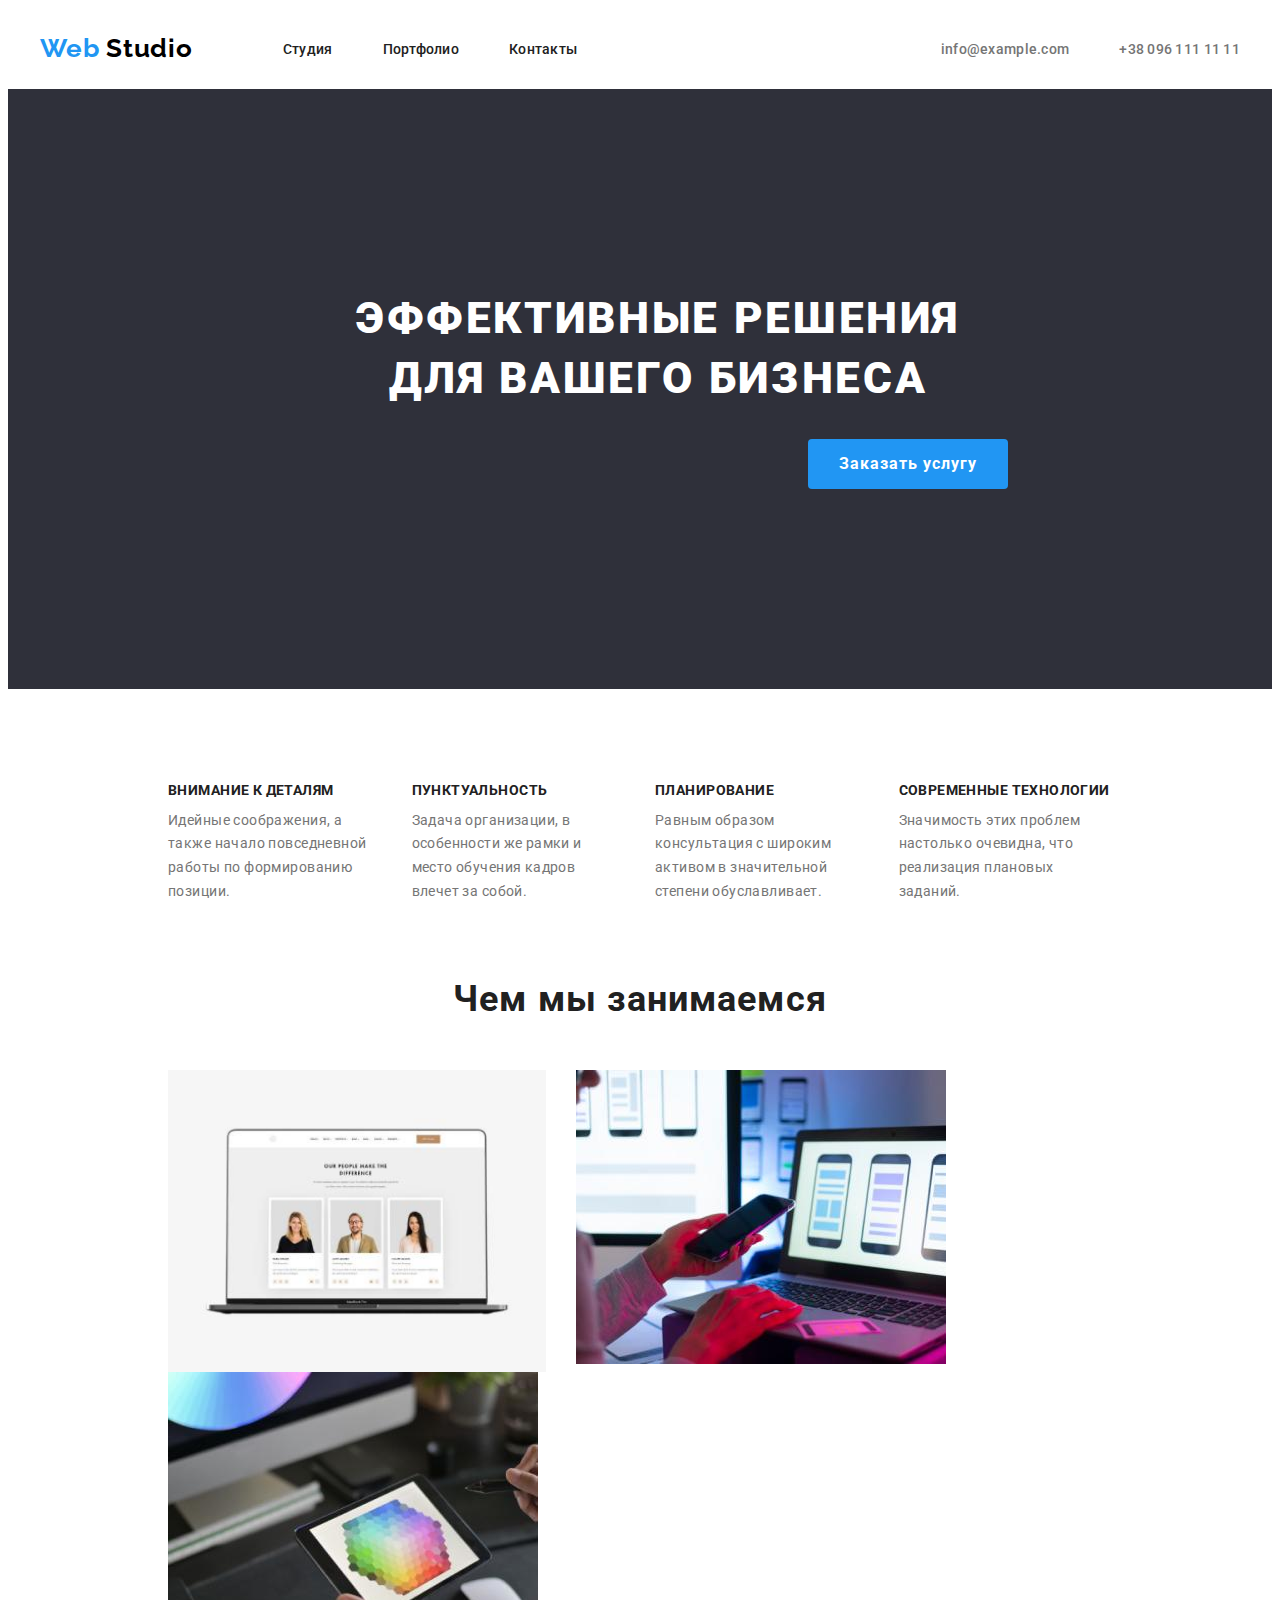
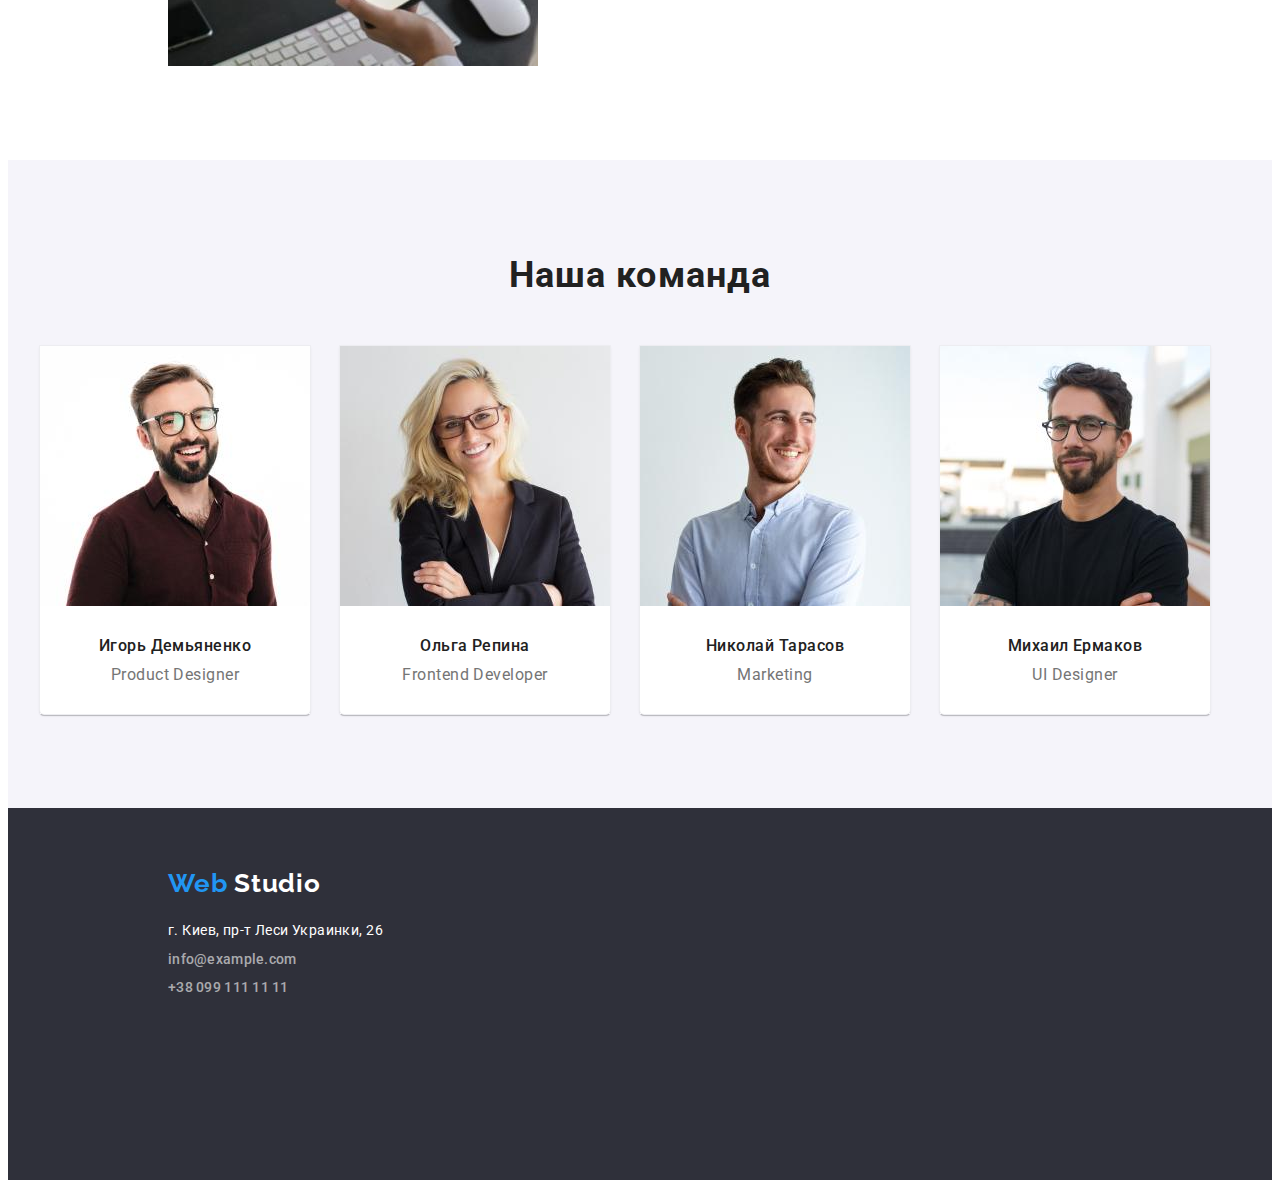
<file: index.html>
<!DOCTYPE html>
<html lang="ru">

<head>
    <meta charset="UTF-8">
    <meta http-equiv="X-UA-Compatible" content="IE=edge">
    <meta name="viewport" content="width=device-width, initial-scale=1.0">
    <title>Document</title>
    <link rel="preconnect" href="https://fonts.googleapis.com">
    <link rel="preconnect" href="https://fonts.gstatic.com" crossorigin>
    <link href="https://fonts.googleapis.com/css2?family=Raleway:wght@700&family=Roboto:wght@400;500;700;900&display=swap"
        rel="stylesheet">
    <link rel="stylesheet" href="https://cdnjs.cloudflare.com/ajax/libs/modern-normalize/1.1.0/modern-normalize.min.css"
        integrity="sha512-wpPYUAdjBVSE4KJnH1VR1HeZfpl1ub8YT/NKx4PuQ5NmX2tKuGu6U/JRp5y+Y8XG2tV+wKQpNHVUX03MfMFn9Q=="
        crossorigin="anonymous" referrerpolicy="no-referrer" />
    <link rel="stylesheet" href="./css/styles.css" />
</head>

<body>
   <header class="header section">
    <div class="container header-container">
    <nav class="header-navigation">
        <a href="" class="header-logo link">
            <span class="header-logo-first-word">Web</span>
            <span class="header-logo-second-word">Studio</span> </a>
            <ul class="list header-list">
                <li class="header-item"><a class="link header-link" href="./index.html">Студия</a></li>
                <li class="header-item"><a class="link header-link" href="./portfolio.html">Портфолио</a></li>
                <li class="header-item"><a class="link header-link" href="">Контакты</a></li>
            </ul>
    </nav>
    <div class="header-connect">
    <ul class="header-contacts list">
        <li><a class="header-mail link" href="mailto:info@example.com">info@example.com</a></li>
        <li><a class="header-tel link" href="tel:+380961111111">+38 096 111 11 11</a></li>
    </ul></div>
    </div>
   </header> 

   <main>
    <section class="hero">
        <div class="container h-title">
            <h1 class="hero-title">Эффективные решения для вашего бизнеса</h1>
            <button class="hero-btn" type="button">Заказать услугу</button>
        </div>
    </section>
    <section class="benefits section limit">
        <h2 class="visually-hidden">Преимущества</h2>
        <ul class="benefits-list list">
            <li class="benefits-item">
                <h3 class="benefits-title">Внимание к деталям</h3>
                <p class="benefits-text">Идейные соображения, а также начало повседневной работы по формированию позиции.</p>
            </li>
            <li class="benefits-item">
                <h3 class="benefits-title">Пунктуальность</h3>
                <p class="benefits-text">Задача организации, в особенности же рамки и место обучения кадров влечет за собой.</p>
            </li>
            <li class="benefits-item">
                <h3 class="benefits-title">Планирование</h3>
                <p class="benefits-text">Равным образом консультация с широким активом в значительной степени обуславливает.</p>
            </li>
            <li class="benefits-item">
                <h3 class="benefits-title">Современные технологии</h3>
                <p class="benefits-text">Значимость этих проблем настолько очевидна, что реализация плановых заданий.</p>
            </li>
        </ul>
    </section>
    <section class="our-work section">
        <h2 class="our-work-title">Чем мы занимаемся</h2>
        <ul class="our-work-list list">
            <li class="our-work-item">
                <img src="./images/hw2_1.jpg" alt="человек набирает на клавиатуре" width="378" height="302"/>
            </li>
            <li class="our-work-item">
                <img src="./images/2.jpg" alt="экраны смартфонов" width="370" height="294"/>
            </li>
            <li class="our-work-item">
                <img src="./images/3.jpg" alt="цветовая матрица" width="370" height="294"/>
            </li>
        </ul>
    </section>
    <section class="team section">
        <div class="container">
        <h2 class="team-title">Наша команда</h2>
        <ul class="team-list list">
            <li class="team-item">
                <img src="./images/nashkomanda1.jpg" alt="фото Игоря Демьяненко" width="270" height="260" />
                <div class="card-content">
                <h3 class="team-item-title">Игорь Демьяненко</h3>
                <p class="team-item-text" lang="en">Product Designer</p></div>
            </li>
            <li class="team-item">
                <img src="./images/nashkomanda2.jpg" alt="фото Ольги Репиной" width="270" height="260" />
                <div class="card-content">
                <h3 class="team-item-title">Ольга Репина</h3>
                <p class="team-item-text" lang="en">Frontend Developer</p></div>
            </li>
            <li class="team-item">
                <img src="./images/nashkomanda3.jpg" alt="фото Николая Тарасова" width="270" height="260" />
                <div class="card-content">
                <h3 class="team-item-title">Николай Тарасов</h3>
                <p class="team-item-text" lang="en">Marketing</p></div>
            </li>
            <li class="team-item">
                <img src="./images/nashkomanda4.jpg" alt="фото Михаила Ермакова" width="270" height="260" />
                <div class="card-content">
                <h3 class="team-item-title">Михаил Ермаков</h3>
                <p class="team-item-text" lang="en">UI Designer</p></div>
            </li>
        </ul>
        </div>
    </section>
   </main>

   <footer class="footer">
    <h2 class="visually-hidden">Контакты</h2>
    <a href="" class="footer-logo link">
    <span class="footer-logo-first-word">Web</span>
    <span class="footer-logo-second-word">Studio</span> </a>
    <address class="contacts-address">
        <ul class="footer-list list">
            <li>
                <a class="address-link link" href="https://goo.gl/maps/wAJw6rY4cvXXhtLZ8" target="_blank" rel="noopener noreferrer">г. Киев, пр-т Леси Украинки, 26</a>
            </li>
            <li>
                <a class="footer-mail link" href="mailto:info@example.com">info@example.com</a>
            </li>
            <li>
                <a class="footer-tel link" href="tel:+380991111111">+38 099 111 11 11</a>
            </li>
        </ul>
    </address>
   </footer>
</body>
</html>
</file>
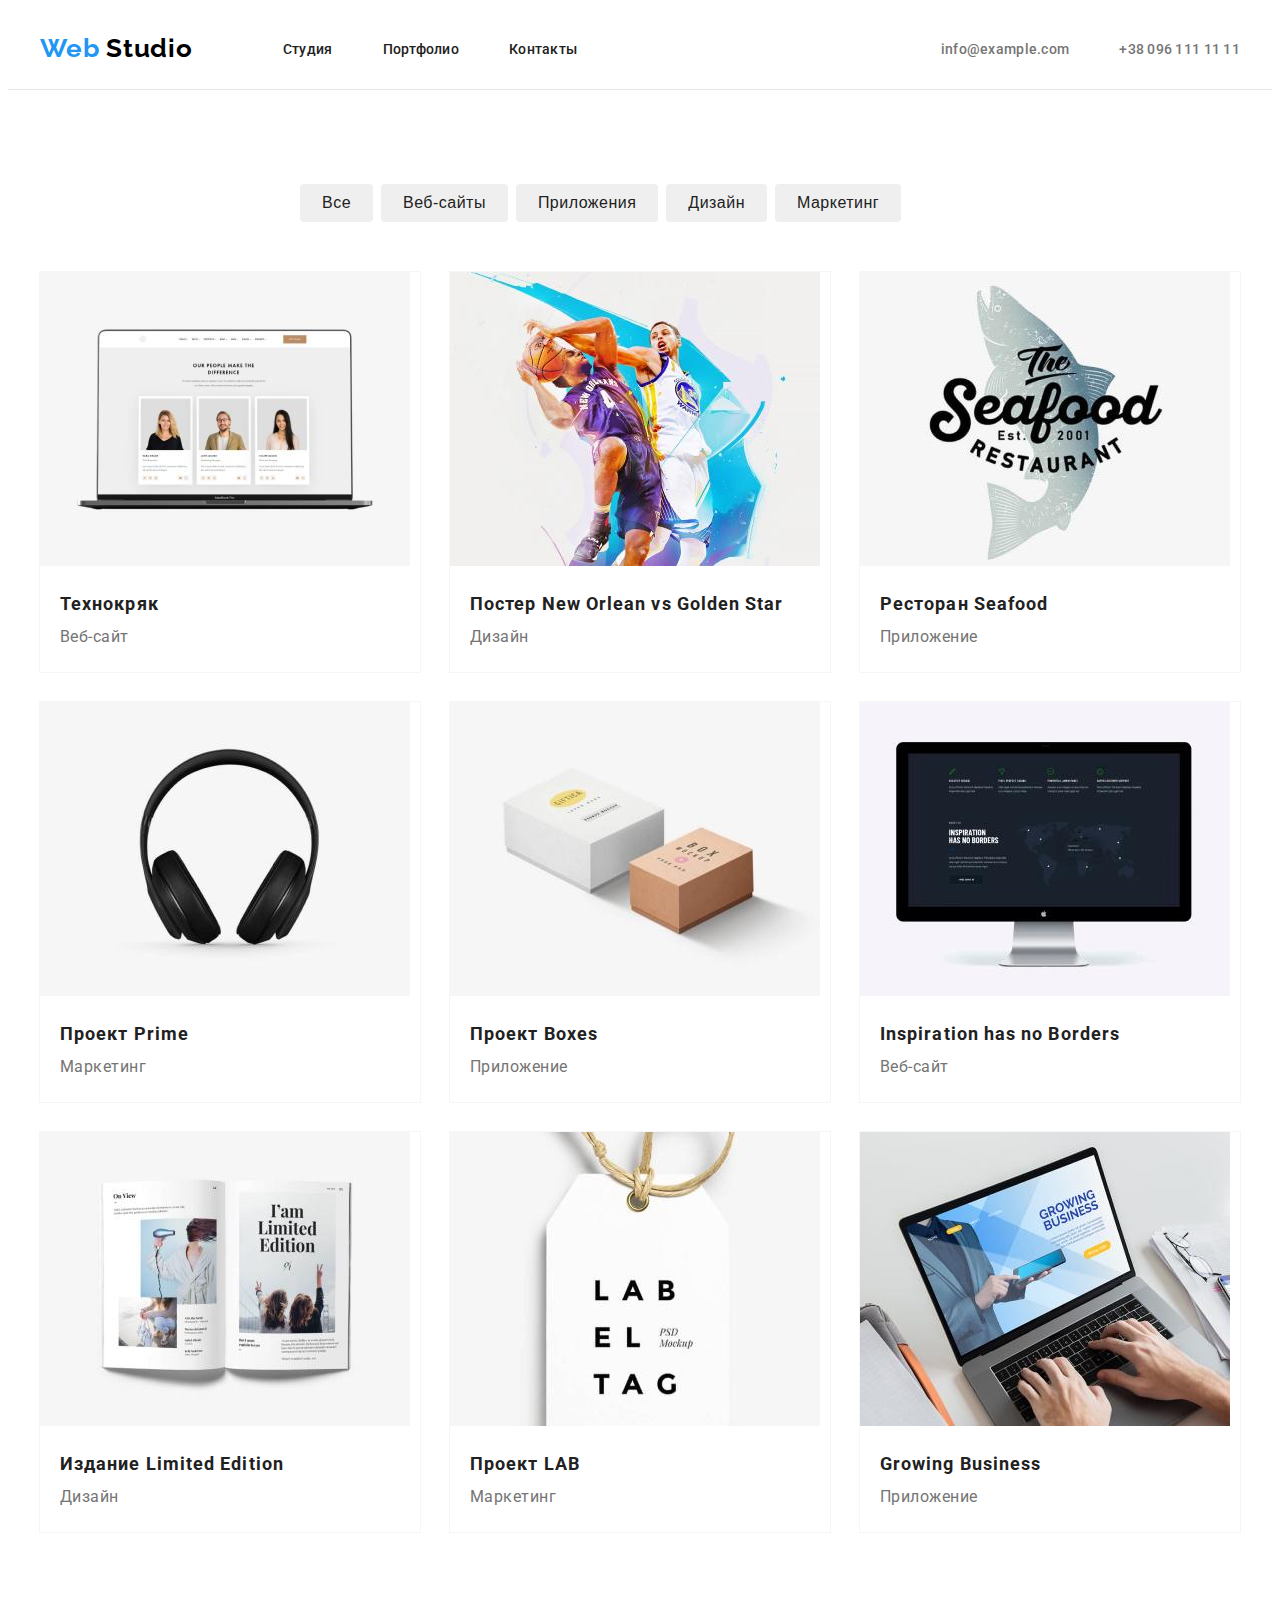
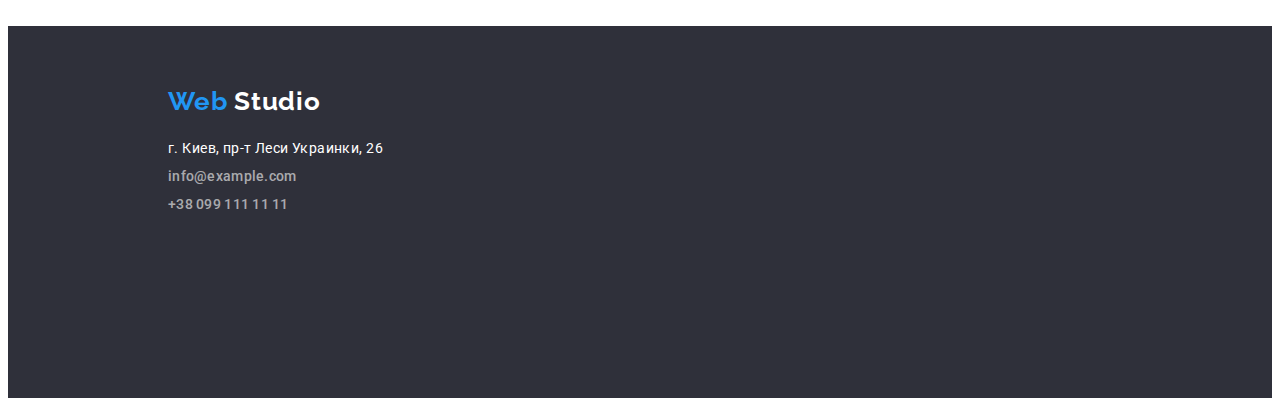
<file: portfolio.html>
<!DOCTYPE html>
<html lang="ru">

<head>
    <meta charset="UTF-8">
    <meta http-equiv="X-UA-Compatible" content="IE=edge">
    <meta name="viewport" content="width=device-width, initial-scale=1.0">
    <title>Document</title>
    <link rel="preconnect" href="https://fonts.googleapis.com">
    <link rel="preconnect" href="https://fonts.gstatic.com" crossorigin>
    <link href="https://fonts.googleapis.com/css2?family=Raleway:wght@700&family=Roboto:wght@400;500;700;900&display=swap"
        rel="stylesheet">
    <link rel="stylesheet" href="https://cdnjs.cloudflare.com/ajax/libs/modern-normalize/1.1.0/modern-normalize.min.css"
        integrity="sha512-wpPYUAdjBVSE4KJnH1VR1HeZfpl1ub8YT/NKx4PuQ5NmX2tKuGu6U/JRp5y+Y8XG2tV+wKQpNHVUX03MfMFn9Q=="
        crossorigin="anonymous" referrerpolicy="no-referrer" />
    <link rel="stylesheet" href="./css/portfoliostyles.css" />
</head>

<body>
    <header class="header">
        <div class="container header-container">
        <nav class="header-navigation">
            <a href="" class="header-logo link">
                <span class="header-logo-first-word">Web</span>
                <span class="header-logo-second-word">Studio</span> </a>
            <ul class="list header-list">
                <li class="header-item"><a class="link header-link" href="./index.html">Студия</a></li>
                <li class="header-item"><a class="link header-link" href="./portfolio.html">Портфолио</a></li>
                <li class="header-item"><a class="link header-link" href="">Контакты</a></li>
            </ul>
        </nav>
        <div class="header-connect">
        <ul class="header-contacts list">
            <li><a class="header-mail link" href="mailto:info@example.com">info@example.com</a></li>
            <li><a class="header-tel link" href="tel:+380961111111">+38 096 111 11 11</a></li>
        </ul></div>
        </div>
    </header>

    <main>
        <section class="hero section">
            <div class="container">
            <h1 class="visually-hidden">Портфолио</h1>
                <ul class="btn-list list">
                    <li class="btn-list-item"><button class="hero-btn" type="button">Все</button></li>
                    <li class="btn-list-item"><button class="hero-btn" type="button">Веб-сайты</button></li>
                    <li class="btn-list-item"><button class="hero-btn" type="button">Приложения</button></li>
                    <li class="btn-list-item"><button class="hero-btn" type="button">Дизайн</button></li>
                    <li class="btn-list-item"><button class="hero-btn" type="button">Маркетинг</button></li>
                </ul>
            <h2 class="visually-hidden"> Меню</h2>
                <ul class="menu-list list">
                    <li class="menu-item">
                        <img src="./images/hw2_1.jpg" alt="Открытая страница сайта на экране ноутбука" width="370" height="294" />
                        <div class="card-content">
                        <h3 class="menu-title">Технокряк</h3>
                        <p class="menu-text">Веб-сайт</p></div>
                    </li>
                    <li class="menu-item">
                        <img src="./images/hw2_2.jpg" alt="Играющие баскетболисты" width="370" height="294" />
                        <div class="card-content">
                        <h3 class="menu-title">Постер New Orlean vs Golden Star</h3>
                        <p class="menu-text">Дизайн</p></div>
                    </li>
                    <li class="menu-item">
                        <img src="./images/hw2_3.jpg" alt="Логотип ресторана Seafood" width="370" height="294" />
                        <div class="card-content">
                        <h3 class="menu-title">Ресторан Seafood</h3>
                        <p class="menu-text">Приложение</p></div>
                    </li>
                    <li class="menu-item">
                        <img src="./images/hw2_4.jpg" alt="Накладные наушники" width="370" height="294" />
                        <div class="card-content">
                        <h3 class="menu-title">Проект Prime</h3>
                        <p class="menu-text">Маркетинг</p></div>
                    </li>
                    <li class="menu-item">
                        <img src="./images/hw2_5.jpg" alt="Две маленькие картонные коробки" width="370" height="294" />
                        <div class="card-content">
                        <h3 class="menu-title">Проект Boxes</h3>
                        <p class="menu-text">Приложение</p></div>
                    </li>
                    <li class="menu-item">
                        <img src="./images/hw2_6.jpg" alt="Экран монитора" width="370" height="294" />
                        <div class="card-content">
                        <h3 class="menu-title">Inspiration has no Borders</h3>
                        <p class="menu-text">Веб-сайт</p></div>
                    </li>
                    <li class="menu-item">
                        <img src="./images/hw2_7.jpg" alt="Разворот журнала" width="370" height="294" />
                        <div class="card-content">
                        <h3 class="menu-title">Издание Limited Edition</h3>
                        <p class="menu-text">Дизайн</p></div>
                    </li>
                    <li class="menu-item">
                        <img src="./images/hw2_8.jpg" alt="Табличка с лого" width="370" height="294" />
                        <div class="card-content">
                        <h3 class="menu-title">Проект LAB</h3>
                        <p class="menu-text">Маркетинг</p></div>
                    </li>
                    <li class="menu-item">
                        <img src="./images/hw2_9.jpg" alt="Руки человека работающего на ноутбуке" width="370" height="294" />
                        <div class="card-content">
                        <h3 class="menu-title">Growing Business</h3>
                        <p class="menu-text">Приложение</p></div>
                    </li>
                </ul>
                </div>
        </section>
    </main>

    <footer class="footer">
        <h2 class="visually-hidden">Контакты</h2>
        <a href="" class="footer-logo link">
            <span class="footer-logo-first-word">Web</span>
            <span class="footer-logo-second-word">Studio</span> </a>
        <address class="contacts-address">
            <ul class="footer-list list">
                <li class="footer-item">
                    <a class="address-link link" href="https://goo.gl/maps/wAJw6rY4cvXXhtLZ8" target="_blank"
                        rel="noopener noreferrer">г. Киев, пр-т Леси Украинки, 26</a>
                </li>
                <li>
                    <a class="footer-mail link" href="mailto:info@example.com">info@example.com</a>
                </li>
                <li>
                    <a class="footer-tel link" href="tel:+380991111111">+38 099 111 11 11</a>
                </li>
            </ul>
        </address>
    </footer>
    </body>
    </html>
</file>
<file: css/styles.css>
:root {
    --first-title-color: #ffffff;
    --second-title-color: #212121;
    --third-title-color:#212121;
    --main-text-color: #212121;
    --second-text-color: #757575;
    --header-text-color:#212121;
    --accent-color: #2196F3;
}

p,
h1,
h2,
h3,
h4
h5
h6{
    margin: 0;
}

ul {
    margin: 0;
    padding: 0;
}

img {
    display: block;
    max-width: 100%;
}

.container {
    width: 1200px;
    padding-left: 15px;
    padding-right: 15px;
    margin: 0 auto;
}
.section{
    padding-top:94px ;
    padding-bottom:94px ;
}
button {
    cursor: pointer;
}


body {
    font-family: "Roboto", sans-serif;
    color: var(--main-text-color);
}

.list {
    list-style: none;
}
.link {
    text-decoration: none;
}

.visually-hidden {
    position: absolute;
    white-space: nowrap;
    width: 1px;
    height: 1px;
    overflow: hidden;
    border: 0;
    padding: 0;
    clip: rect(0 0 0 0);
    clip-path: inset(50%);
    margin: -1px;
}

/* -----------------------HEADER--------------------- */

.header {
    padding-top: 25px;
    padding-bottom: 25px;
}
.header-logo{
font-family: Raleway;
font-weight: 700;
font-size: 26px;
line-height: 1.19;
letter-spacing: 0.03em;
margin-right: 90px;
}
.header-logo-first-word{
    color: #2196F3;
}
.header-logo-second-word{
    color: #000000;
}

.header-list{
    display: flex;
}

.header-navigation {
    display: flex;
    align-items: center;
}

.header-container {
    display: flex;
    align-items: center;
}

.header-item:not(:last-child) {
    margin-right: 50px;
}

.header-link {
font-family: Roboto;
font-weight: 500;
font-size: 14px;
line-height: 1.14;
letter-spacing: 0.02em;
color: var(--main-text-color);
}

.header-link:hover,
.header-link:focus {
    color: var(--accent-color);
}

.header-connect {
    margin-left: auto;
}

.header-contacts{
    display: flex;
    align-items: center;
}

.header-mail{
font-weight: 500;
font-size: 14px;
line-height: 1.14;
letter-spacing: 0.02em;
color:var(--second-text-color);
margin-right: 50px;
}
.header-mail:hover,
.header-mail:focus {
    color: var(--accent-color);
}

.header-tel{
font-weight: 500;
font-size: 14px;
line-height: 1.14;
letter-spacing: 0.02em;
color:var(--second-text-color);
}
.header-tel:hover,
.header-tel:focus {
    color: var(--accent-color);
}

/* -----------------------HERO--------------------- */

.hero {
    background-color: #2F303A;
}
.h-title{
padding: 200px 300px 200px 300px;
}

.hero-title{
font-weight: 900;
font-size: 44px;
line-height: 1.36;
text-align: center;
letter-spacing: 0.06em;
text-transform: uppercase;
color:var(--first-title-color);
width: 700px;
margin: 0;
}
.hero-btn{
font-family:inherit;
font-weight: 700;
font-size: 16px;
line-height: 1.87;
color: #FFFFFF;
background-color: #2196F3;
align-items: center;
letter-spacing: 0.06em;
min-width: 200px;
min-height: 50px;
border: none;
border-radius: 4px;
margin: 0 auto;
display: block;
margin-top: 30px;
}

.hero-btn:hover,
.hero-btn:focus {
    background-color: #188CE8;
}

/* -----------------------BENEFITS--------------------- */
.benefits-list{
    display: flex;
    align-items: center;
    padding-left: 160px;
    padding-right: 160px;
}
.benefits-item{
    width: 270px;
    height: 101px;
}
.benefits-item:not(:last-child) {
    margin-right: 30px;
}
.benefits-title{
font-weight: 700;
font-size: 14px;
line-height: 1.14;
letter-spacing: 0.03em;
text-transform: uppercase;
margin-bottom: 10px;
color: var(--main-text-color)
}
.benefits-text{
font-weight: 400;
font-size: 14px;
line-height: 1.71;
letter-spacing: 0.03em;
color: var(--second-text-color) ;
}
section.limit{
padding-bottom: 0px;
}
/* -----------------------OUR WORK--------------------- */
.our-work-list{
    display: flex;
    flex-wrap: wrap;
    margin-top: 50px;
    padding-left: 160px;
    padding-right: 160px;
}
.our-work-item:not(:last-child) {
    margin-right: 30px;
}

.our-work-title{
font-weight: 700;
font-size: 36px;
line-height: 1.17;
text-align: center;
letter-spacing: 0.03em;
color: var(--second-title-color);
}

/* -----------------------TEAM--------------------- */

.team{
    background-color: #F5F4FA;
}

.team-list{
    display: flex;
    flex-wrap: wrap;
}
.team-item{
    outline: 1px solid #EDEDF1;
    box-shadow: 0px 1px 3px rgba(0, 0, 0, 0.12), 
                0px 1px 1px rgba(34, 1, 1, 0.14),
                0px 2px 1px rgba(0, 0, 0, 0.2);
    border-radius: 0px 0px 4px 4px;
}

.team-item:not(:last-child){
    margin-right: 30px;
}
.card-content{
    background-color: #fff;
    padding: 30px;
}
.team-title{
font-weight: 700;
font-size: 36px;
line-height: 1.17;
text-align: center;
letter-spacing: 0.03em;
color: var(--second-title-color);
margin-bottom: 50px;
}
.team-item-title{
font-weight: 500;
font-size: 16px;
line-height: 1.19;
text-align: center;
letter-spacing: 0.03em;
margin-bottom: 10px;
color: var(--third-title-color);
}
.team-item-text{
font-weight: normal;
font-size: 16px;
line-height: 1.19;
text-align: center;
letter-spacing: 0.03em;
color: var(--second-text-color)
}

/* -----------------------FOOTER--------------------- */
.footer{
    background-color: #2F303A;
    flex-grow: 1;
    padding: 60px 0 60px 160px;
    height: 252px;
}
.footer-logo{
font-family: Raleway;
font-weight: 700;
font-size: 26px;
line-height: 1.19;
letter-spacing: 0.03em;
}
.footer-logo-first-word{
color: #2196F3;
}
.footer-logo-second-word{
color: #FFFFFF;
}

.footer-list{
margin-top: 20px;
width: 231px;
height: 81px;
}

.address-link{
font-style: normal;
font-weight: 400;
font-size: 14px;
line-height: 1.71;
letter-spacing: 0.03em;
color: #FFFFFF;
}
.address-link:hover,
.address-link:focus {
color: var(--accent-color);
}
.footer-mail{
font-weight: 500;
font-style: normal;
font-size: 14px;
margin-top:9px ;
margin-bottom:9px;
display: block;
line-height: 1.14;
letter-spacing: 0.02em;
color: rgba(255, 255, 255, 0.6);
}
.footer-mail:hover,
.footer-mail:focus {
color: var(--accent-color);
}

.footer-tel{
font-weight: 500;
font-style: normal;
font-size: 14px;
line-height: 1.14;
letter-spacing: 0.02em;
color: rgba(255, 255, 255, 0.6);
}
.footer-tel:hover,
.footer-tel:focus {
color: var(--accent-color);
}
</file>
<file: css/portfoliostyles.css>
:root {
    --first-title-color: #ffffff;
    --second-title-color: #212121;
    --third-title-color:#212121;
    --main-text-color: #212121;
    --second-text-color: #757575;
    --header-text-color:#212121;
    --accent-color: #2196F3;
}

p,
h1,
h2,
h3,
h4
h5
h6{
    margin: 0;
}

ul {
    margin: 0;
    padding: 0;
}

img {
    display: block;
    max-width: 100%;
}

.container {
    width: 1200px;
    padding-left: 15px;
    padding-right: 15px;
    margin: 0 auto;
}
.section{
    padding-top:94px ;
    padding-bottom:94px ;
}
button {
    cursor: pointer;
}

body {
    font-family: "Roboto", sans-serif;
    color: var(--main-text-color);
}

.list {
    list-style: none;
}
.link {
    text-decoration: none;
}

.visually-hidden {
    position: absolute;
    white-space: nowrap;
    width: 1px;
    height: 1px;
    overflow: hidden;
    border: 0;
    padding: 0;
    clip: rect(0 0 0 0);
    clip-path: inset(50%);
    margin: -1px;
}

/* -----------------------HEADER--------------------- */

.header {
    padding-top: 25px;
    padding-bottom: 25px;
    border-bottom:1px solid  #E5E5E5;
}
.header-logo{
font-family: Raleway;
font-weight: 700;
font-size: 26px;
line-height: 1.19;
letter-spacing: 0.03em;
margin-right: 90px;
}
.header-logo-first-word{
    color: #2196F3;
}
.header-logo-second-word{
    color: #000000;
}

.header-list{
    display: flex;
}

.header-navigation {
    display: flex;
    align-items: center;
}

.header-container {
    display: flex;
    align-items: center;
}

.header-item:not(:last-child) {
    margin-right: 50px;
}

.header-link {
font-family: Roboto;
font-weight: 500;
font-size: 14px;
line-height: 1.14;
letter-spacing: 0.02em;
color: var(--main-text-color);
}

.header-link:hover,
.header-link:focus {
    color: var(--accent-color);
}

.header-connect {
    margin-left: auto;
}

.header-contacts{
    display: flex;
    align-items: center;
}

.header-mail{
font-weight: 500;
font-size: 14px;
line-height: 1.14;
letter-spacing: 0.02em;
color:var(--second-text-color);
margin-right: 50px;
}
.header-mail:hover,
.header-mail:focus {
    color: var(--accent-color);
}

.header-tel{
font-weight: 500;
font-size: 14px;
line-height: 1.14;
letter-spacing: 0.02em;
color:var(--second-text-color);
}
.header-tel:hover,
.header-tel:focus {
    color: var(--accent-color);
}

/* -----------------------HERO--------------------- */
.btn-list{
    display: flex;
    margin-bottom: 50px;
    padding-left: 260px;
    padding-right: 260px;
}

.btn-list-item:not(:last-child){
margin-right: 8px;

}

.hero-btn{
font-weight: 500;
font-size: 16px;
line-height: 1.62;
text-align: center;
letter-spacing: 0.03em;
color:var(--main-text-color);
border: none;
padding: 6px 22px;
border-radius: 4px;
}

.hero-btn :hover,
.hero-btn :focus,
.hero-btn:active {
    color: #FFFFFF;
background-color: var(--accent-color);
}

.menu-list {
    display: flex;
    flex-wrap: wrap;
    margin-right: -30px;
    margin-bottom: -30px;
}

.menu-item{
flex-basis: calc(100% / 3 - 30px);
margin-right: 30px;
margin-bottom:30px ;
outline: 1px solid #f6f6f6;
}
.card-content{
    padding: 20px;
}
.menu-title{
font-weight: bold;
font-size: 18px;
line-height: 2;
letter-spacing: 0.06em;
color: var(--main-text-color);
}
.menu-text{
font-weight: normal;
font-size: 16px;
line-height: 1.87;
letter-spacing: 0.03em;
color: var(--second-text-color);
}

/* -----------------------FOOTER--------------------- */
.footer{
    background-color: #2F303A;
    flex-grow: 1;
    padding: 60px 0 60px 160px;
    height: 252px;
}
.footer-logo{
font-family: Raleway;
font-weight: 700;
font-size: 26px;
line-height: 1.19;
letter-spacing: 0.03em;
}
.footer-logo-first-word{
color: #2196F3;
}
.footer-logo-second-word{
color: #FFFFFF;
}

.footer-list{
margin-top: 20px;
width: 231px;
height: 81px;
}

.address-link{
font-style: normal;
font-weight: 400;
font-size: 14px;
line-height: 1.71;
letter-spacing: 0.03em;
color: #FFFFFF;
}
.address-link:hover,
.address-link:focus {
color: var(--accent-color);
}
.footer-mail{
font-weight: 500;
font-style: normal;
font-size: 14px;
margin-top:9px ;
margin-bottom:9px;
display: block;
line-height: 1.14;
letter-spacing: 0.02em;
color: rgba(255, 255, 255, 0.6);
}
.footer-mail:hover,
.footer-mail:focus {
color: var(--accent-color);
}

.footer-tel{
font-weight: 500;
font-style: normal;
font-size: 14px;
line-height: 1.14;
letter-spacing: 0.02em;
color: rgba(255, 255, 255, 0.6);
}
.footer-tel:hover,
.footer-tel:focus {
color: var(--accent-color);
}
</file>
